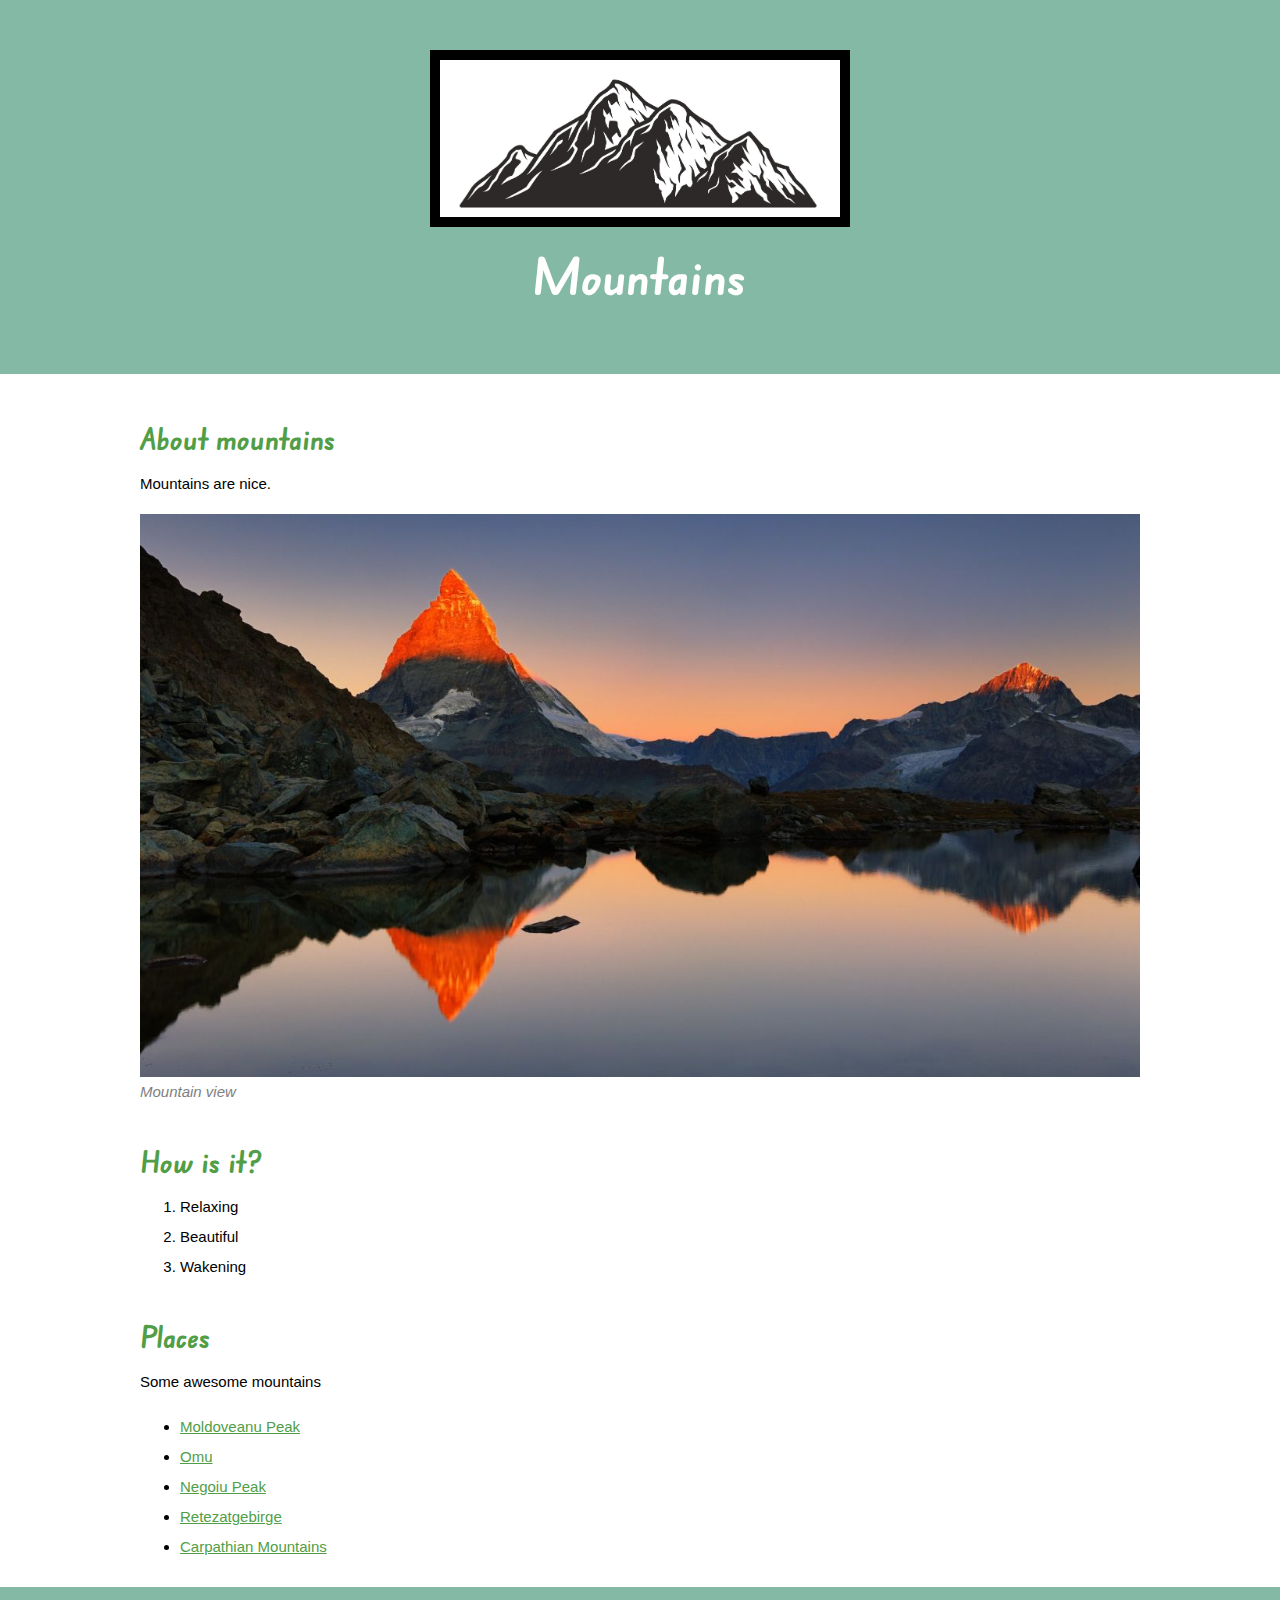
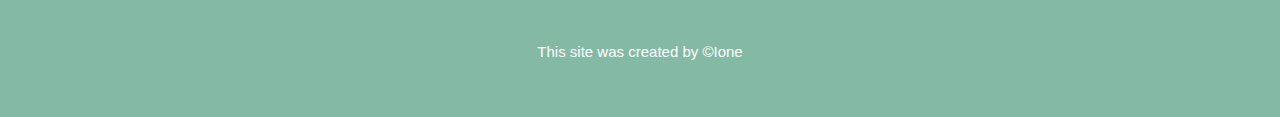
<file: index.html>
<html>
<head>
    <title> Mountains</title>
    <link rel="icon" href="img/mountains.jpg">
    <link href="https://fonts.googleapis.com/css2?family=Edu+NSW+ACT+Foundation&display=swap" rel="stylesheet">
    <link rel="stylesheet" type="text/css" href="css/hero.css">
</head>
<body>
<!--header element -->
    <header>
        <img src="img/mountains.jpg">
        <h1>Mountains</h1>
    </header>
<!--main element -->
<main>
    <h2> About mountains </h2>
    <p> Mountains are nice. </p>
    <img src="img/landscape.jpg">
    <p class="caption"> Mountain view</p>
    <!-- How is it? -->
    <h2>How is it?</h2>
    <ol>
        <li>Relaxing</li>
        <li>Beautiful</li>
        <li>Wakening</li>
    </ol>
    <!-- Places -->
    <h2>Places</h2>
    <p>Some awesome mountains</p>
    <ul>
        <li><a target="_blank" href="https://ro.wikipedia.org/wiki/V%C3%A2rful_Moldoveanu">Moldoveanu Peak</a></li>
        <li><a target="_blank" href="https://ro.wikipedia.org/wiki/V%C3%A2rful_Omu,_Mun%C8%9Bii_Bucegi">Omu</a></li>
        <li><a target="_blank" href="https://en.wikipedia.org/wiki/Negoiu_Peak">Negoiu Peak</a></li>
        <li><a target="_blank" href="https://de.wikipedia.org/wiki/Retezat-Gebirge">Retezatgebirge</a></li>
        <li><a target="_blank" href="https://en.wikipedia.org/wiki/Carpathian_Mountains">Carpathian Mountains</a></li>
    </ul>
</main>

<!-- Footer -->
<footer>
    <p>This site was created by &copy;Ione</p>
</footer>

</body>
</html>
</file>
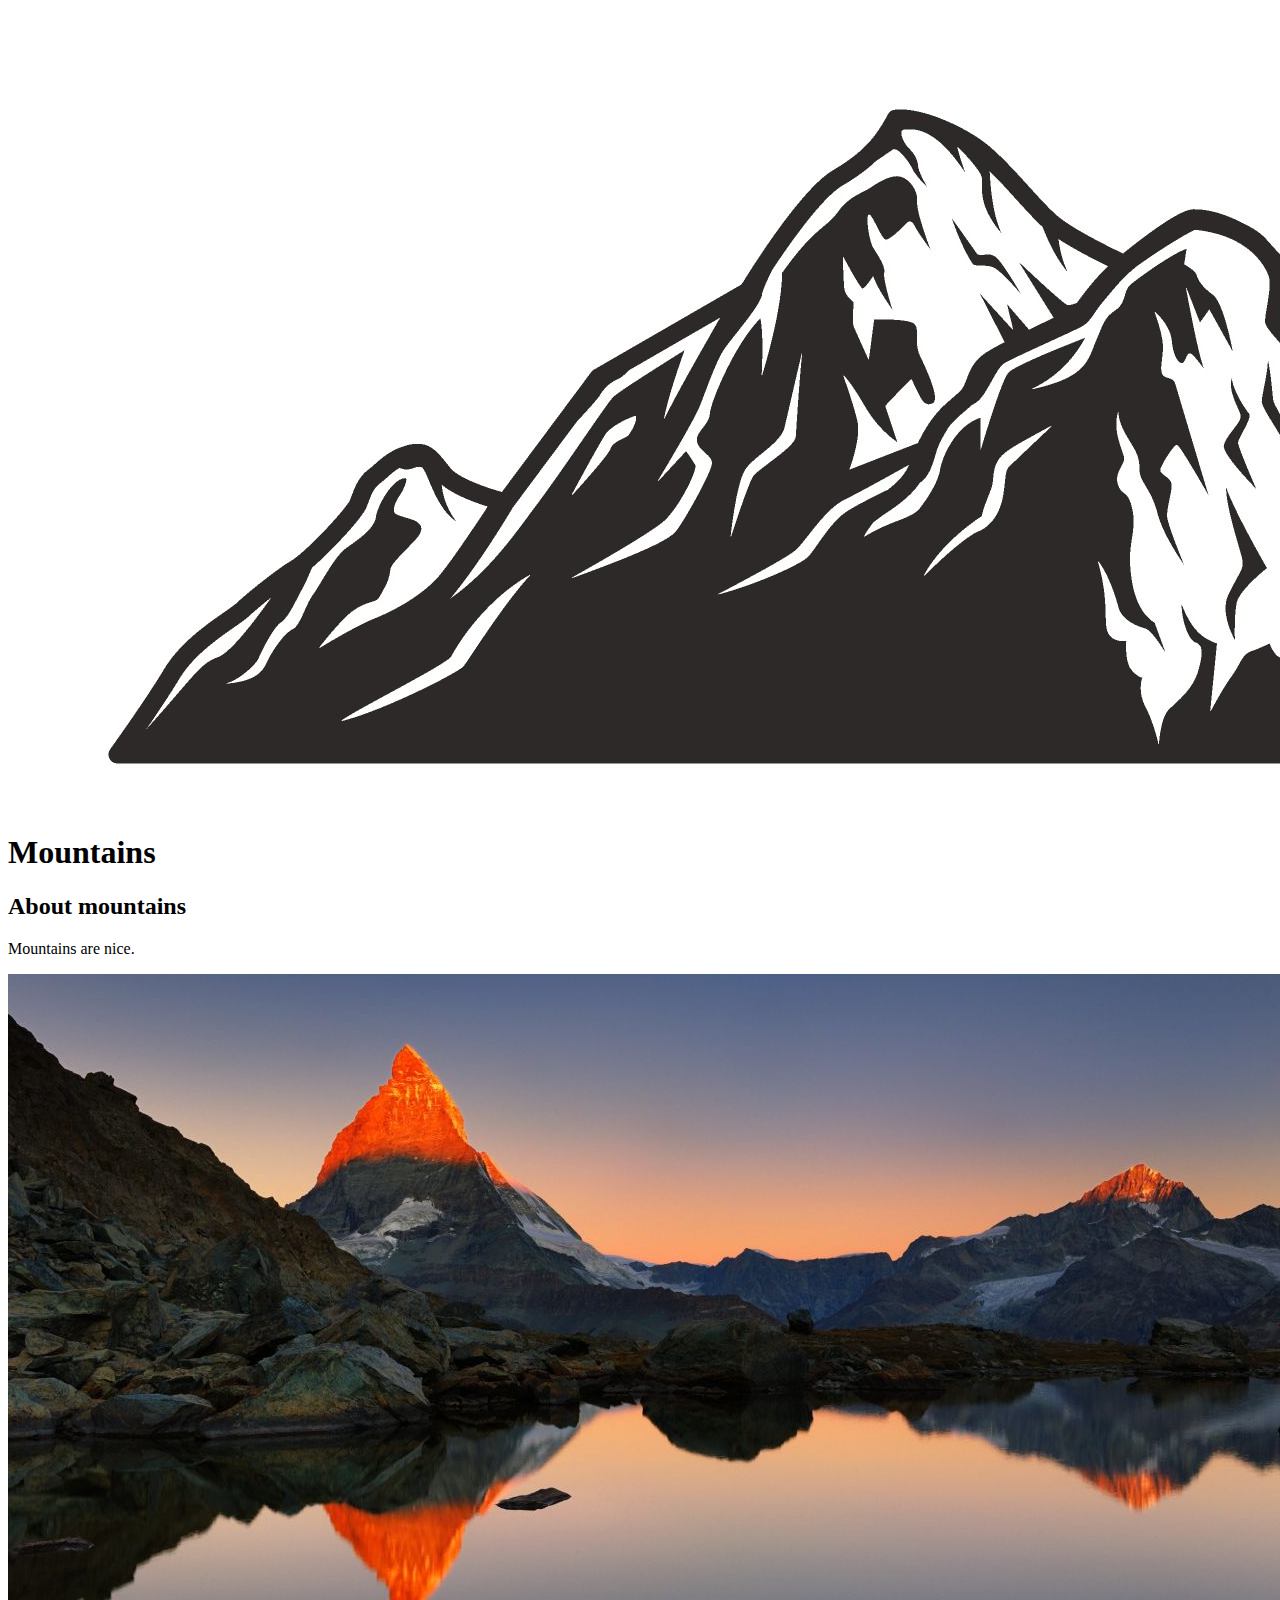
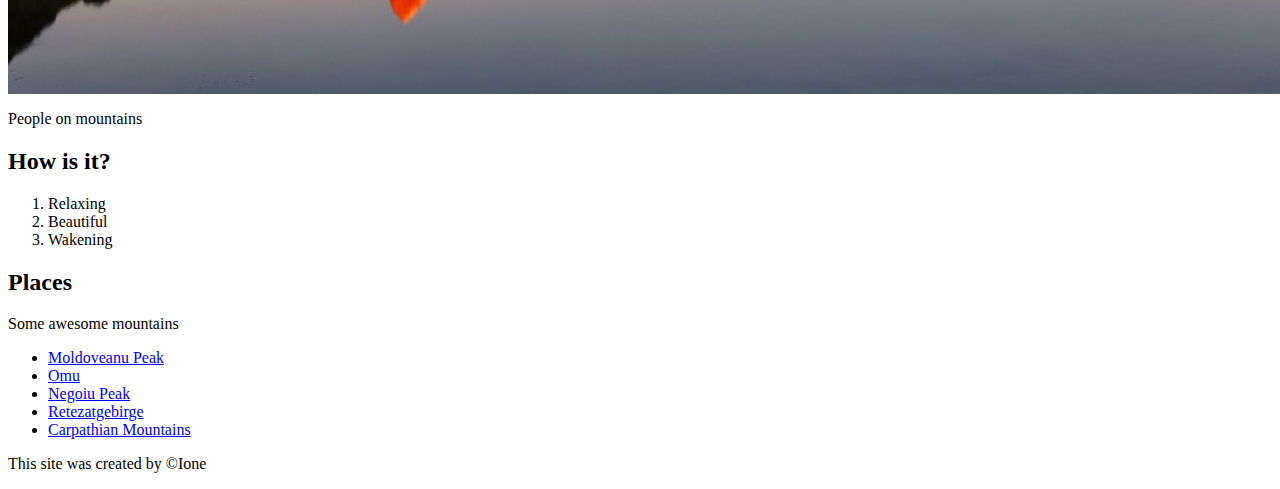
<file: css/index.html>
<html>
<head>
    <title> Mountains</title>
    <link rel="icon" href="img/mountains.jpg">
</head>
<body>
<!--header element -->
    <header>
        <img src="img/mountains.jpg">
        <h1>Mountains</h1>
    </header>
<!--main element -->
<main>
    <h2> About mountains </h2>
    <p> Mountains are nice. </p>
    <img src="img/landscape.jpg">
    <p> People on mountains</p>
    <!-- How is it? -->
    <h2>How is it?</h2>
    <ol>
        <li>Relaxing</li>
        <li>Beautiful</li>
        <li>Wakening</li>
    </ol>
    <!-- Places -->
    <h2>Places</h2>
    <p>Some awesome mountains</p>
    <ul>
        <li><a target="_blank" href="https://ro.wikipedia.org/wiki/V%C3%A2rful_Moldoveanu">Moldoveanu Peak</a></li>
        <li><a target="_blank" href="https://ro.wikipedia.org/wiki/V%C3%A2rful_Omu,_Mun%C8%9Bii_Bucegi">Omu</a></li>
        <li><a target="_blank" href="https://en.wikipedia.org/wiki/Negoiu_Peak">Negoiu Peak</a></li>
        <li><a target="_blank" href="https://de.wikipedia.org/wiki/Retezat-Gebirge">Retezatgebirge</a></li>
        <li><a target="_blank" href="https://en.wikipedia.org/wiki/Carpathian_Mountains">Carpathian Mountains</a></li>
    </ul>
</main>

<!-- Footer -->
<footer>
    <p>This site was created by &copy;Ione</p>
</footer>

</body>
</html>
</file>
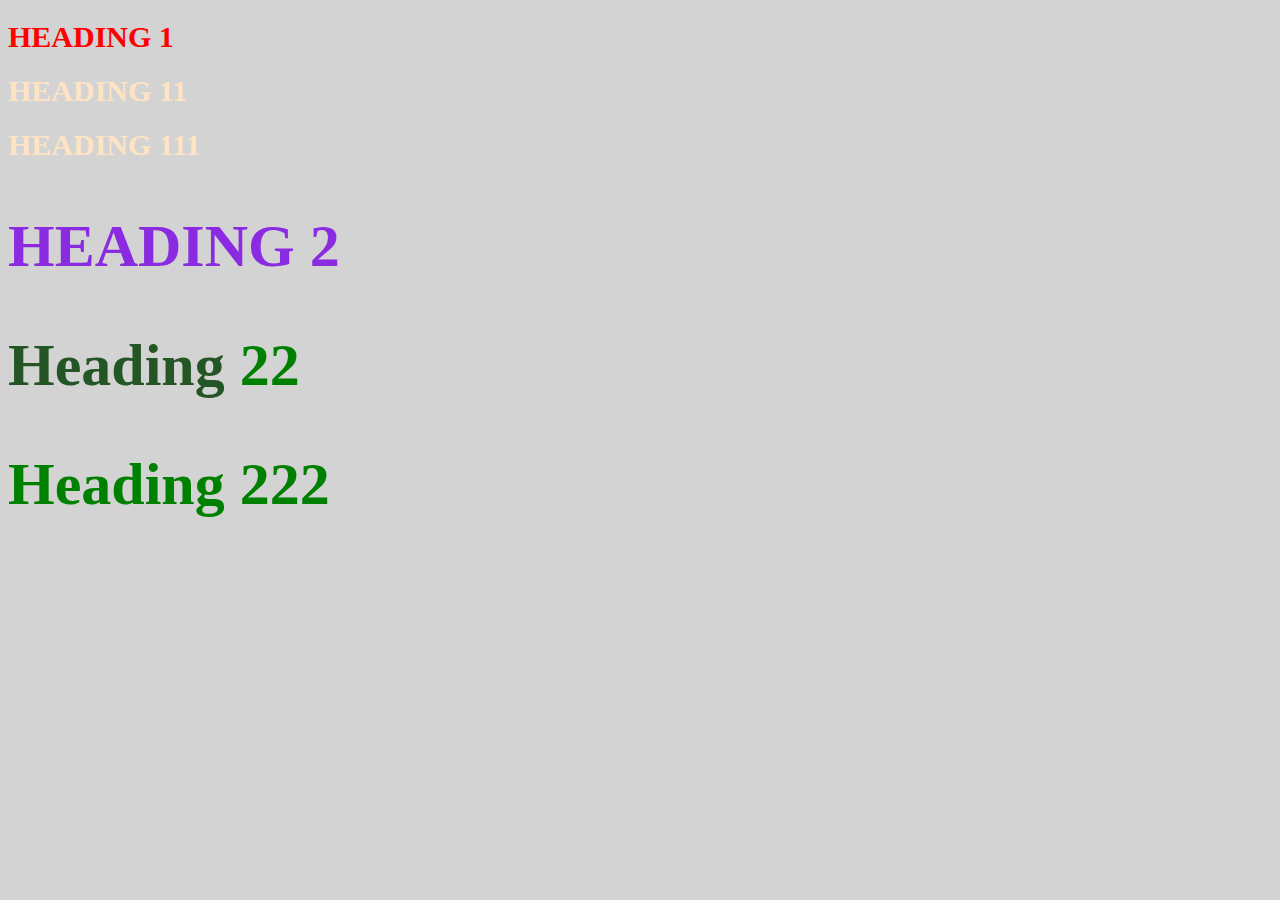
<file: style-html.html>
<!DOCTYPE html>
<html>
    <head>
        <title>
           Style test
        </title>
        <link href="https://fonts.googleapis.com/css2?family=Edu+NSW+ACT+Foundation&display=swap" rel="stylesheet">
       <link rel="stylesheet" type="text/css" href="css/test.css">
    </head>
    <body>
<h1 class="uppercase"><span>Heading 1</span></h1>
<h1 class="uppercase" >Heading 11</h1>
<h1 class="uppercase">Heading 111</h1>
<h2 class="big uppercase">Heading 2</h2>
<h2 class="big"><span> Heading </span> 22</h2>
<h2 class="big">Heading 222</h2>
    </body>
</html>
</file>
<file: css/hero.css>
body{
    line-height: 30px;
    font-size: 15px;
    margin: 0;
    font-family: 'Segoe UI', Tahoma, Geneva, Verdana, sans-serif  
}

header{
    background-color: rgb(132, 185, 165);
    text-align: center;
    padding-top: 50px;
    padding-bottom: 50px;
}

h1,h2{
    font-family: 'Edu NSW ACT Foundation', cursive;
    font-size: 30px;
}

header h1{
    color: white;
    font-size: 50px;
 
}

header img{
    width: 400px;
    border: 10px solid;
}

main{
    max-width: 1000px;
    margin: 0 auto;
    padding: 10px 20px;
}

main img{
    max-width: 100%;
}

h2{
    font-size: 30px;
    color: rgb(81, 158, 71);
    margin: 40px 0 10px;
}

a{
color: rgb(81, 158, 71);
}

a:hover{
    color: black;
}

footer{
    background-color: rgb(132, 185, 165);
    text-align: center;
    color: white;
    padding: 50px;

}

footer p{
    margin: 0;
}

p.caption{
    color: grey;
    font-style: italic;
    margin-top: 0;
}
</file>
<file: css/test.css>
body{
    background-color: lightgray;
}

h1{
    font-size: 30px;
    color: bisque;
}

h2{
    color: green;
    font-size: 20px;
}

.big{
    font-size: 60px;
}

.uppercase{
    text-transform: uppercase;
}

.big.uppercase{
    color: blueviolet;
}

span{
    color: red
}

h2 span{
    color: rgb(36, 85, 36);
}
</file>
